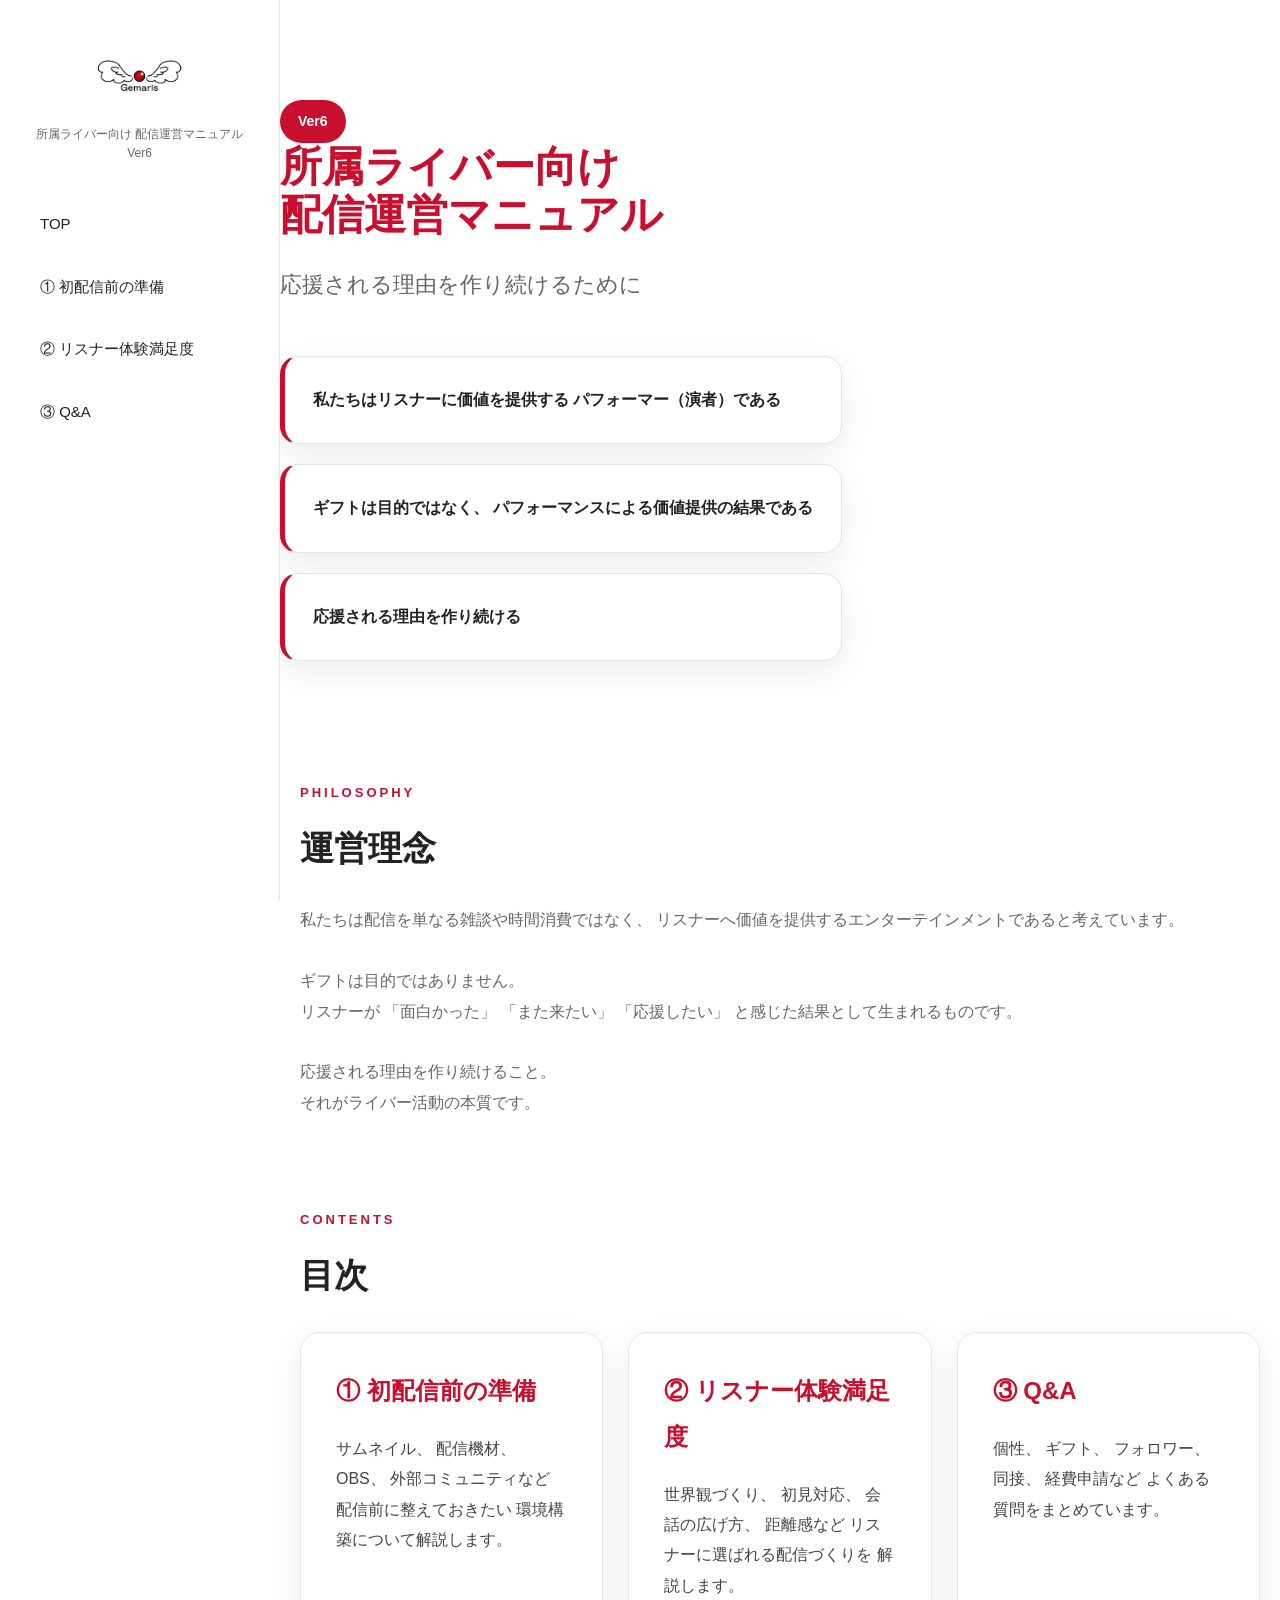
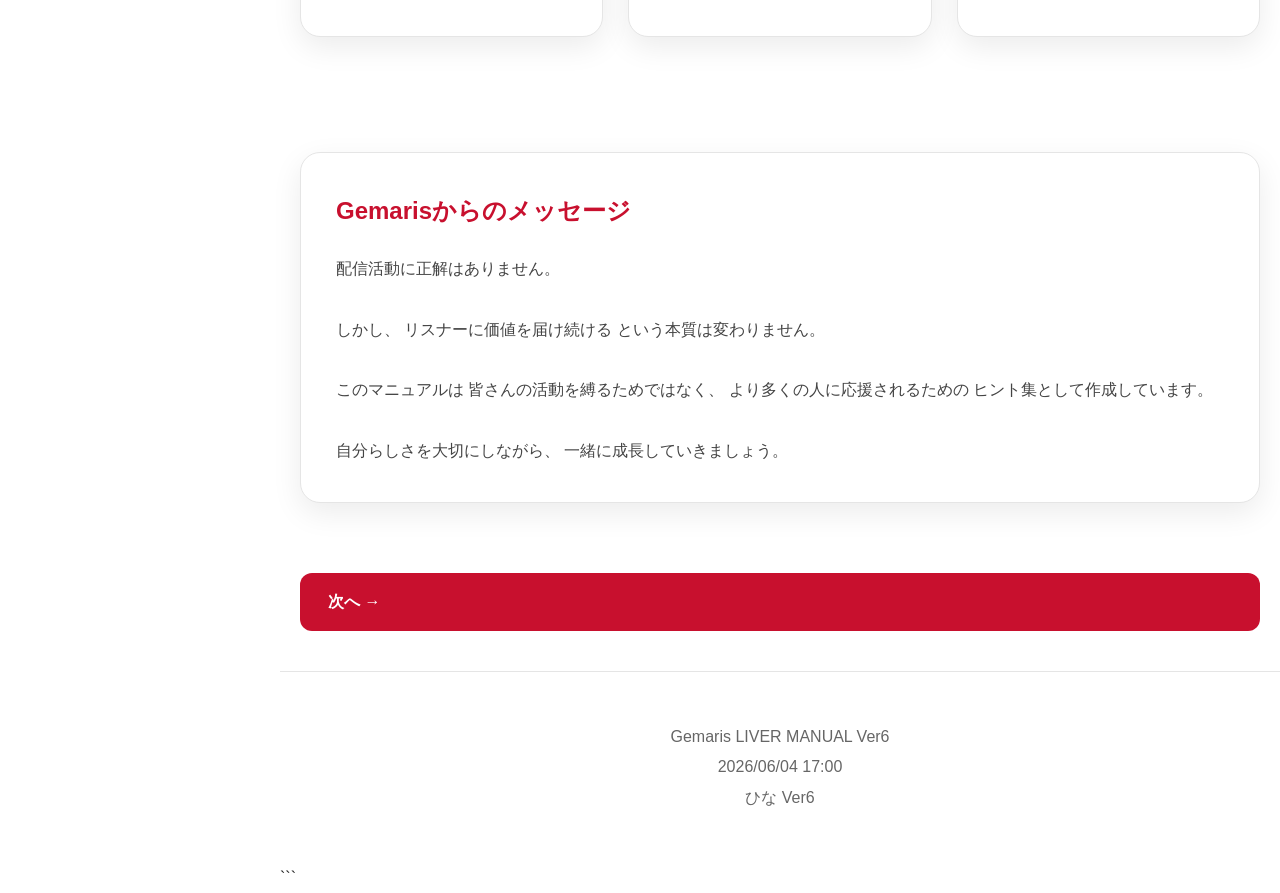
<file: index.html>
<!DOCTYPE html>

<html lang="ja">
<head>
<meta charset="UTF-8">
<meta name="viewport" content="width=device-width, initial-scale=1.0">

<title>Gemaris 所属ライバー向け 配信運営マニュアル Ver6</title>

<link rel="stylesheet" href="css/style.css">

</head>

<body>

<!-- サイドバー -->

<aside class="sidebar">

<div class="logo">
    GEMARIS
</div>

<div class="logo-sub">
    所属ライバー向け 配信運営マニュアル Ver6
</div>

<nav class="nav">

    <a href="index.html">
        TOP
    </a>

    <a href="preparation.html">
        ① 初配信前の準備
    </a>

    <a href="listener-experience.html">
        ② リスナー体験満足度
    </a>

    <a href="qa.html">
        ③ Q&A
    </a>

</nav>

</aside>

<!-- メイン -->

<main class="main">

<!-- ヒーロー -->

<section class="hero">

    <div>

        <span class="version">
            Ver6
        </span>

        <h1>
            所属ライバー向け<br>
            配信運営マニュアル
        </h1>

        <p>
            応援される理由を作り続けるために
        </p>

        <div class="philosophy">

            <div class="philosophy-card">

                私たちはリスナーに価値を提供する
                パフォーマー（演者）である

            </div>

            <div class="philosophy-card">

                ギフトは目的ではなく、
                パフォーマンスによる価値提供の結果である

            </div>

            <div class="philosophy-card">

                応援される理由を作り続ける

            </div>

        </div>

    </div>

</section>

<!-- 本文 -->

<section class="container">

    <!-- 運営理念 -->

    <div class="section">

        <div class="section-number">
            PHILOSOPHY
        </div>

        <h2 class="section-title">
            運営理念
        </h2>

        <p class="section-description">

            私たちは配信を単なる雑談や時間消費ではなく、
            リスナーへ価値を提供するエンターテインメントであると考えています。

            <br><br>

            ギフトは目的ではありません。

            <br>

            リスナーが

            「面白かった」
            「また来たい」
            「応援したい」

            と感じた結果として生まれるものです。

            <br><br>

            応援される理由を作り続けること。

            <br>

            それがライバー活動の本質です。

        </p>

    </div>

    <!-- 目次 -->

    <div class="section">

        <div class="section-number">
            CONTENTS
        </div>

        <h2 class="section-title">
            目次
        </h2>

        <div class="card-grid">

            <div class="card">

                <h3>
                    ① 初配信前の準備
                </h3>

                <p>

                    サムネイル、
                    配信機材、
                    OBS、
                    外部コミュニティなど

                    配信前に整えておきたい
                    環境構築について解説します。

                </p>

            </div>

            <div class="card">

                <h3>
                    ② リスナー体験満足度
                </h3>

                <p>

                    世界観づくり、
                    初見対応、
                    会話の広げ方、
                    距離感など

                    リスナーに選ばれる配信づくりを
                    解説します。

                </p>

            </div>

            <div class="card">

                <h3>
                    ③ Q&A
                </h3>

                <p>

                    個性、
                    ギフト、
                    フォロワー、
                    同接、
                    経費申請など

                    よくある質問をまとめています。

                </p>

            </div>

        </div>

    </div>

    <!-- メッセージ -->

    <div class="card">

        <h3>
            Gemarisからのメッセージ
        </h3>

        <p>

            配信活動に正解はありません。

            <br><br>

            しかし、

            リスナーに価値を届け続ける

            という本質は変わりません。

            <br><br>

            このマニュアルは
            皆さんの活動を縛るためではなく、

            より多くの人に応援されるための
            ヒント集として作成しています。

            <br><br>

            自分らしさを大切にしながら、
            一緒に成長していきましょう。

        </p>

    </div>

    <div class="button-group">

        <span></span>

        <a
            href="preparation.html"
            class="btn">

            次へ →

        </a>

    </div>

</section>

<footer class="footer">

    Gemaris LIVER MANUAL Ver6

    <br>

    2026/06/04 17:00

    <br>

    ひな Ver6

</footer>
```

</main>

</body>
</html>
</file>
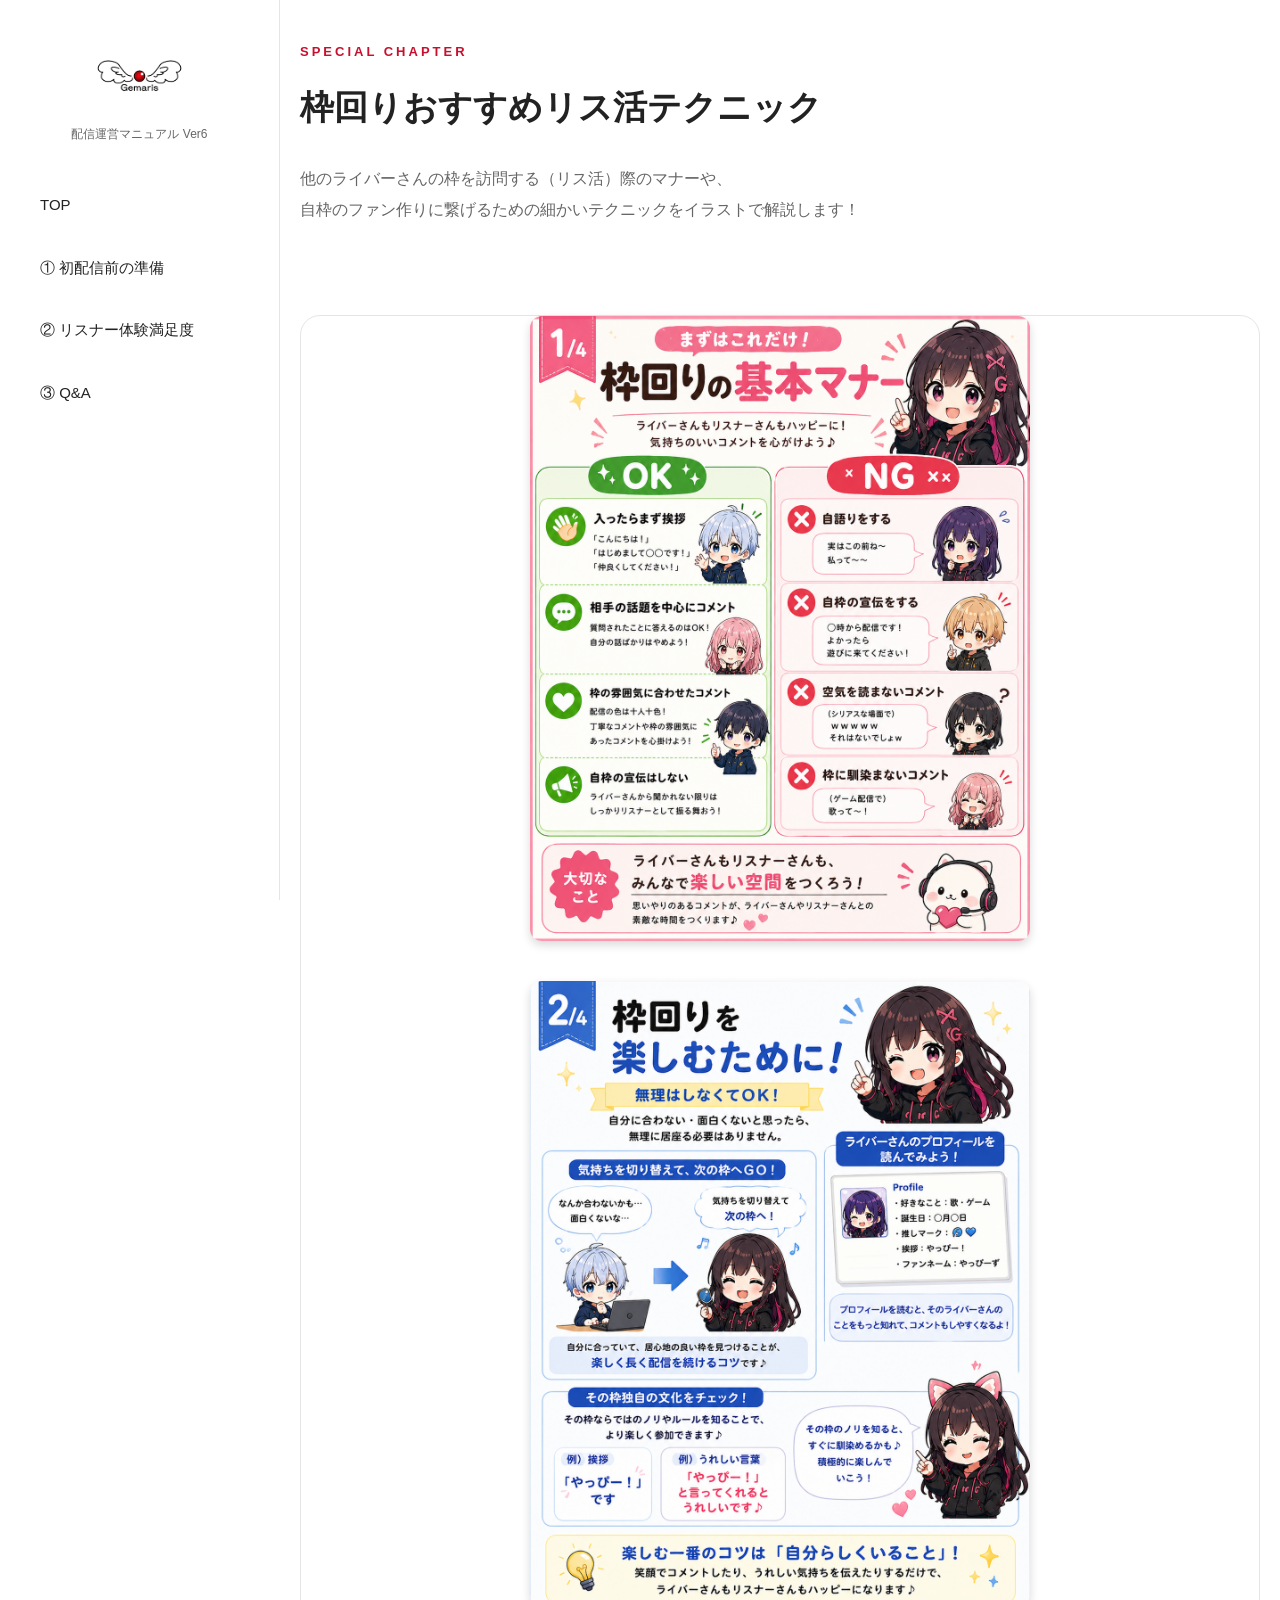
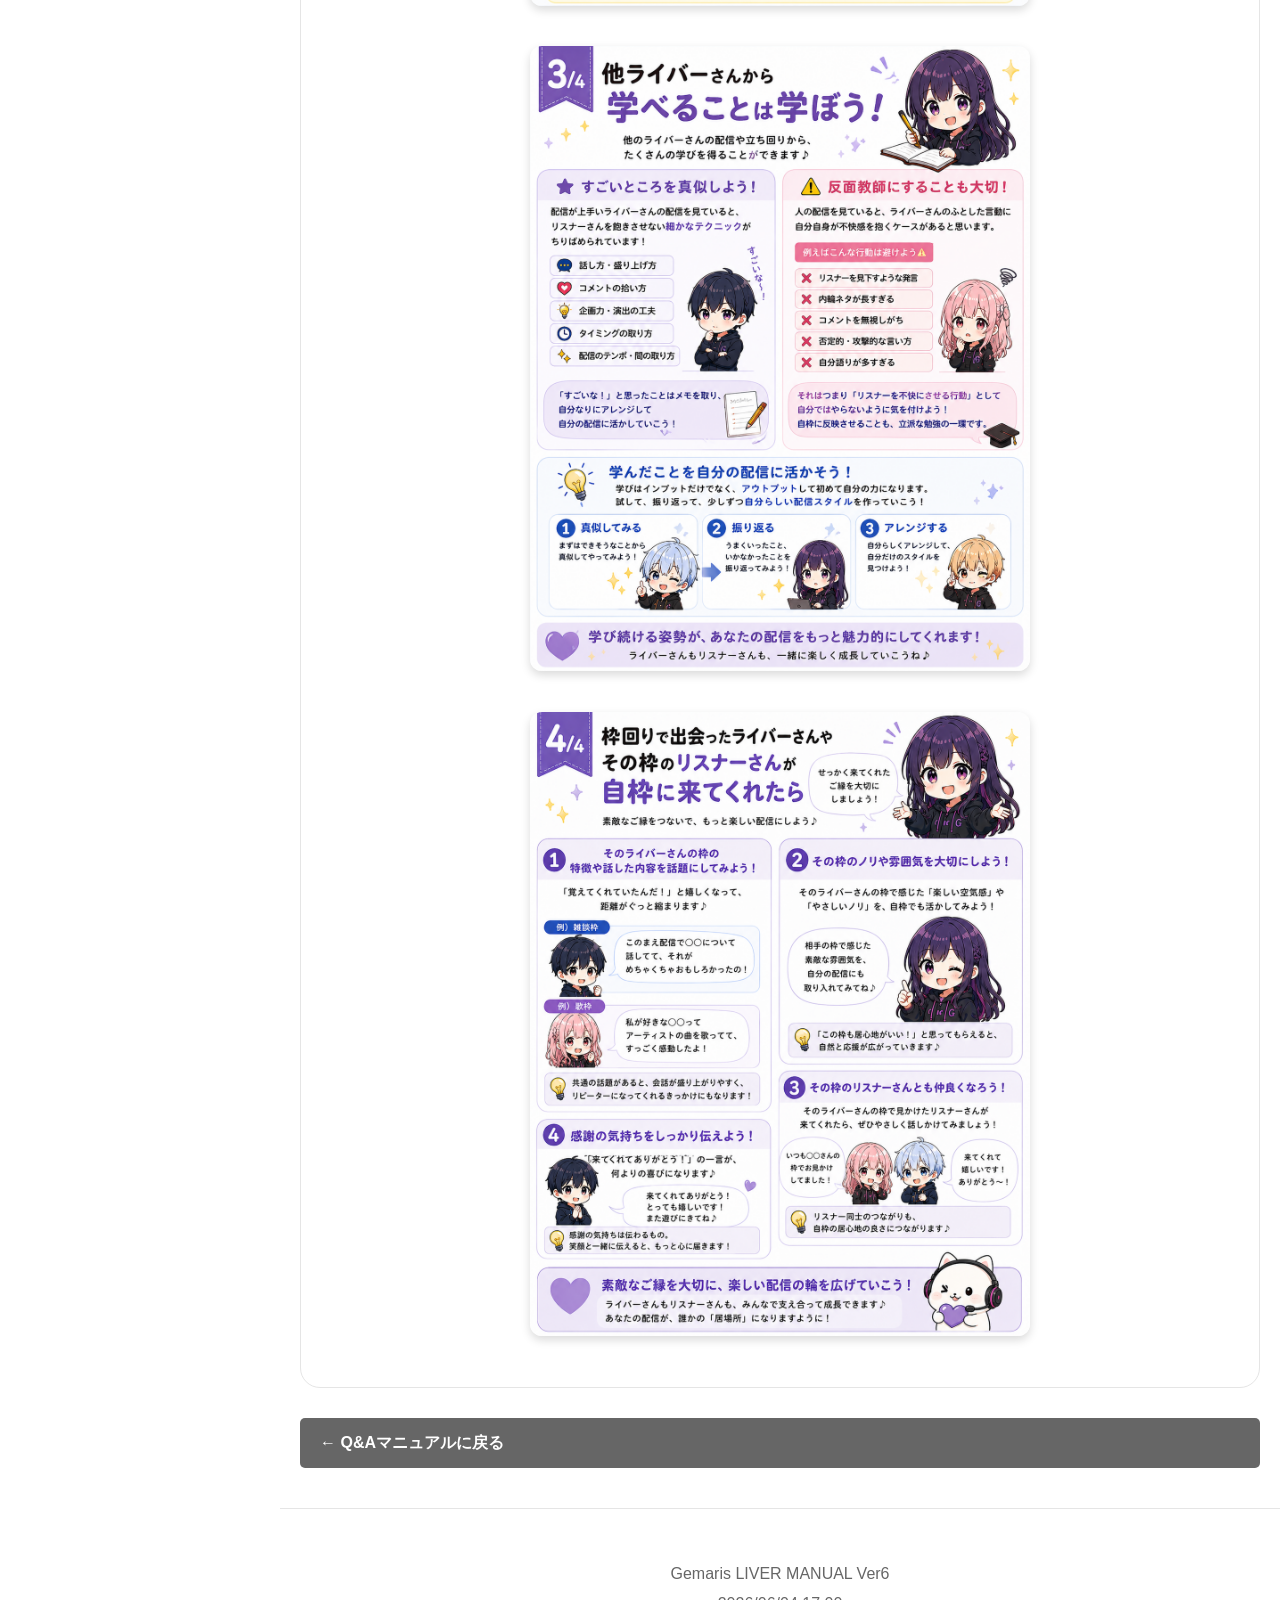
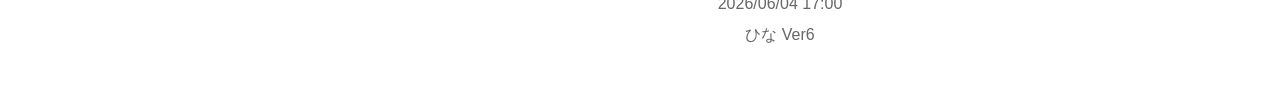
<file: listener-activity.html>
<!DOCTYPE html>
<html lang="ja">
<head>
    <meta charset="UTF-8">
    <meta name="viewport" content="width=device-width, initial-scale=1.0">
    <title>枠回りおすすめリス活テクニック</title>
    <link rel="stylesheet" href="css/style.css">
</head>
<body>

<aside class="sidebar">
    <div class="logo">
        GEMARIS
    </div>
    <div class="logo-sub">
        配信運営マニュアル Ver6
    </div>
    <nav class="nav">
        <a href="index.html">TOP</a>
        <a href="preparation.html">① 初配信前の準備</a>
        <a href="listener-experience.html">② リスナー体験満足度</a>
        <a href="qa.html">③ Q&A</a>
    </nav>
</aside>

<main class="main">
    <section class="container">

        <div class="section">
            <div class="section-number">SPECIAL CHAPTER</div>
            <h1 class="section-title">枠回りおすすめリス活テクニック</h1>
            <p class="section-description">
                他のライバーさんの枠を訪問する（リス活）際のマナーや、<br>
                自枠のファン作りに繋げるための細かいテクニックをイラストで解説します！
            </p>
        </div>

        <!-- イラスト連作エリア -->
        <div class="card" style="text-align: center; background: none; box-shadow: none; padding: 0;">

            <!-- 1枚目：基本マナー -->
            <div style="margin-bottom: 30px;">
                <img src="images/risukatu1.png" alt="1/4 枠回りの基本マナー" style="width: 100%; max-width: 500px; height: auto; border-radius: 12px; box-shadow: 0 4px 10px rgba(0,0,0,0.15);">
            </div>

            <!-- 2枚目：楽しむために -->
            <div style="margin-bottom: 30px;">
                <img src="images/risukatu2.png" alt="2/4 枠回りを楽しむために！" style="width: 100%; max-width: 500px; height: auto; border-radius: 12px; box-shadow: 0 4px 10px rgba(0,0,0,0.15);">
            </div>

            <!-- 3枚目：学べることは学ぼう -->
            <div style="margin-bottom: 30px;">
                <img src="images/risukatu3.png" alt="3/4 他ライバーさんから学べることは学ぼう！" style="width: 100%; max-width: 500px; height: auto; border-radius: 12px; box-shadow: 0 4px 10px rgba(0,0,0,0.15);">
            </div>

            <!-- 4枚目：自枠に来てくれたら -->
            <div style="margin-bottom: 40px;">
                <img src="images/risukatu4.png" alt="4/4 その枠のリスナーさんが自枠に来てくれたら" style="width: 100%; max-width: 500px; height: auto; border-radius: 12px; box-shadow: 0 4px 10px rgba(0,0,0,0.15);">
            </div>

        </div>

     <!-- 元のマニュアル（QA）に戻るボタン -->
        <div class="button-group" style="justify-content: center; margin-top: 30px;">
            <a href="qa.html" class="btn" style="background-color: #666; color: #fff; padding: 10px 20px; text-decoration: none; border-radius: 5px; font-weight: bold;">
                ← Q&Aマニュアルに戻る
            </a>
        </div>

    </section>

    <footer class="footer">
        Gemaris LIVER MANUAL Ver6<br>
        2026/06/04 17:00<br>
        ひな Ver6
    </footer>
</main>

</body>
</html>
</file>
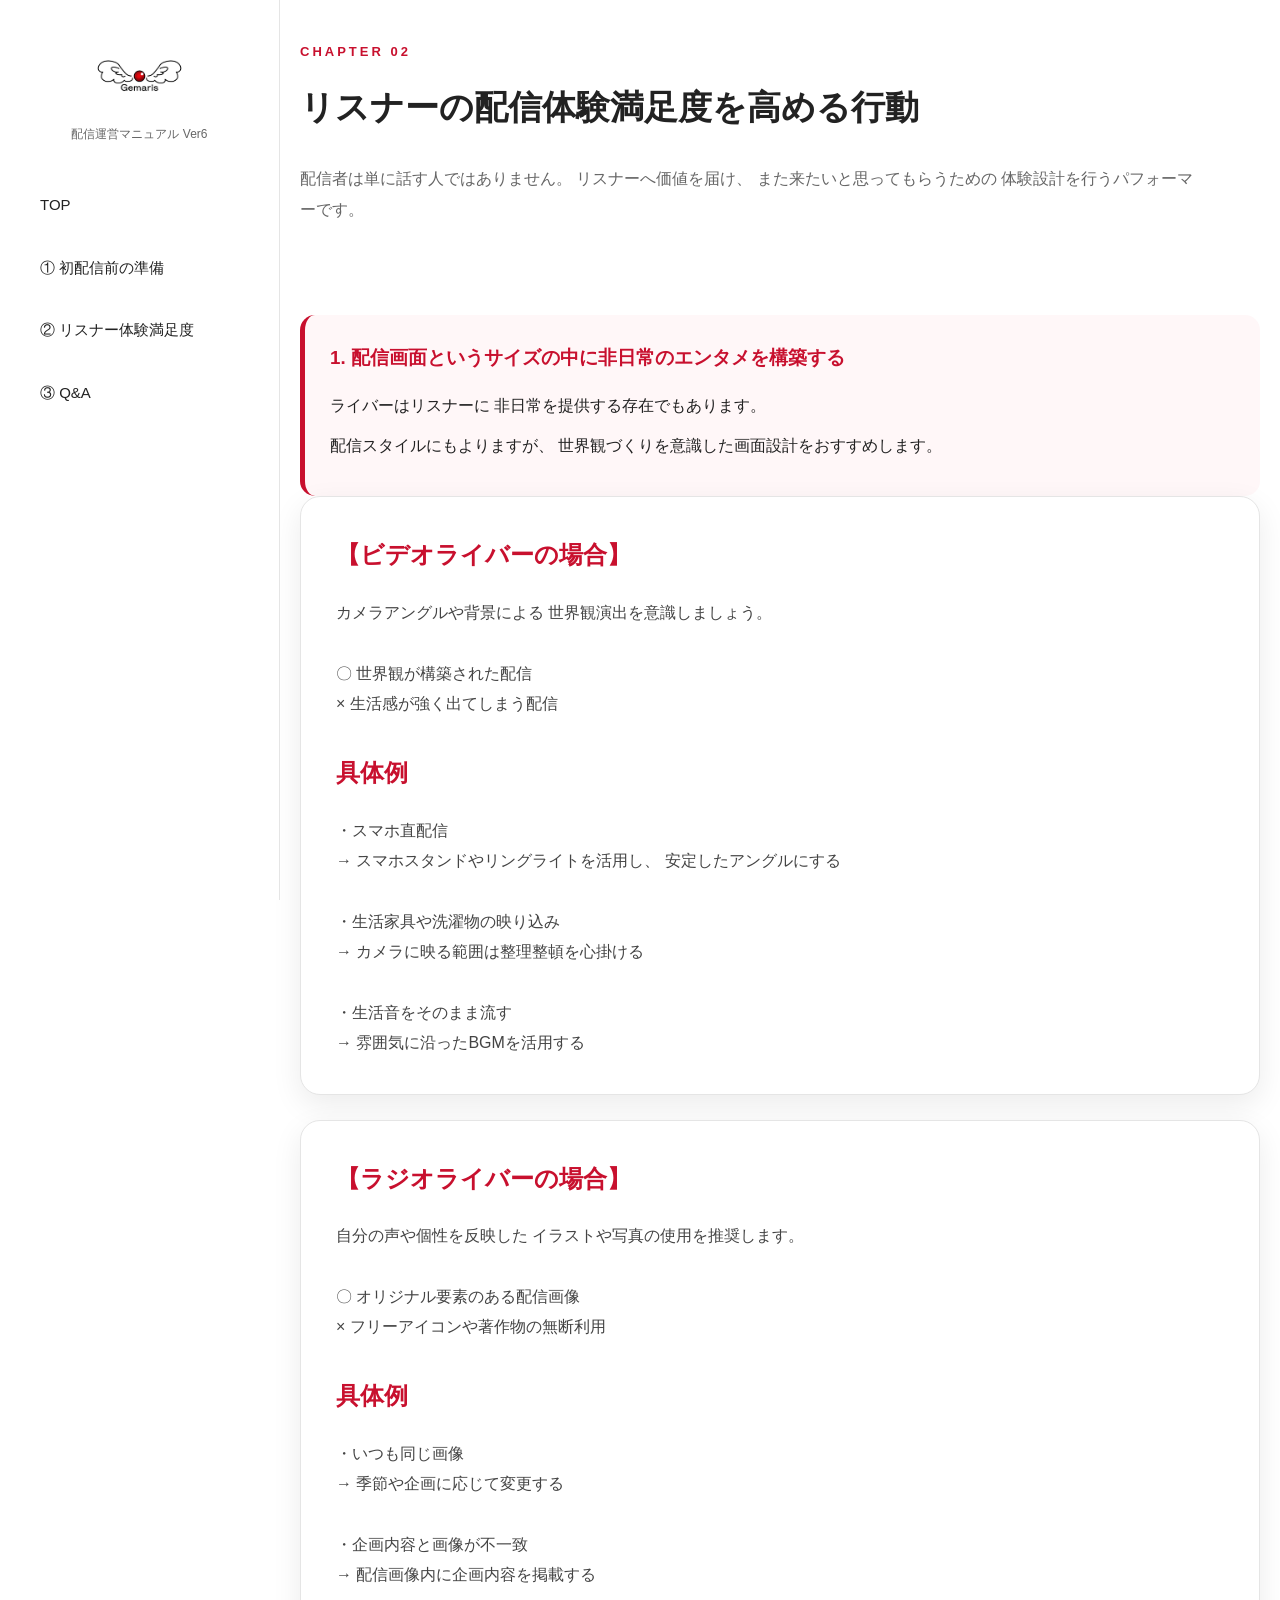
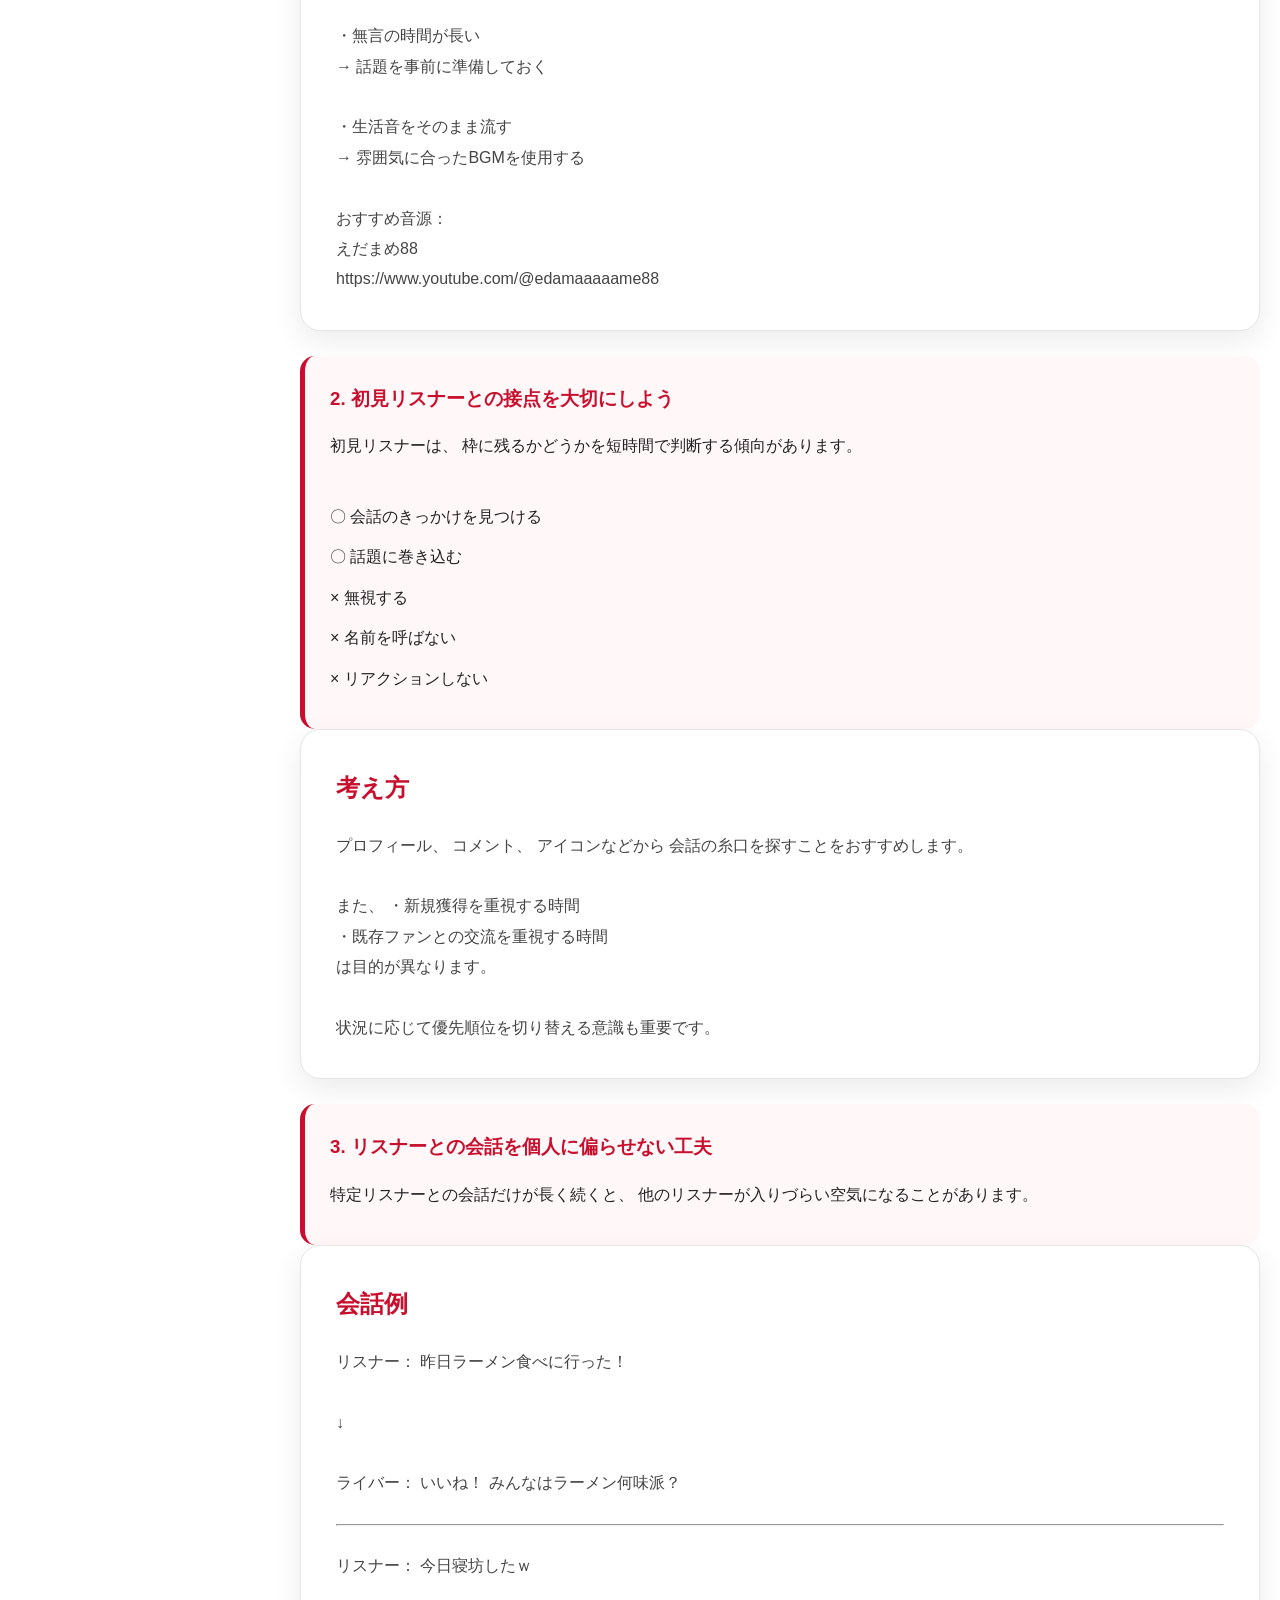
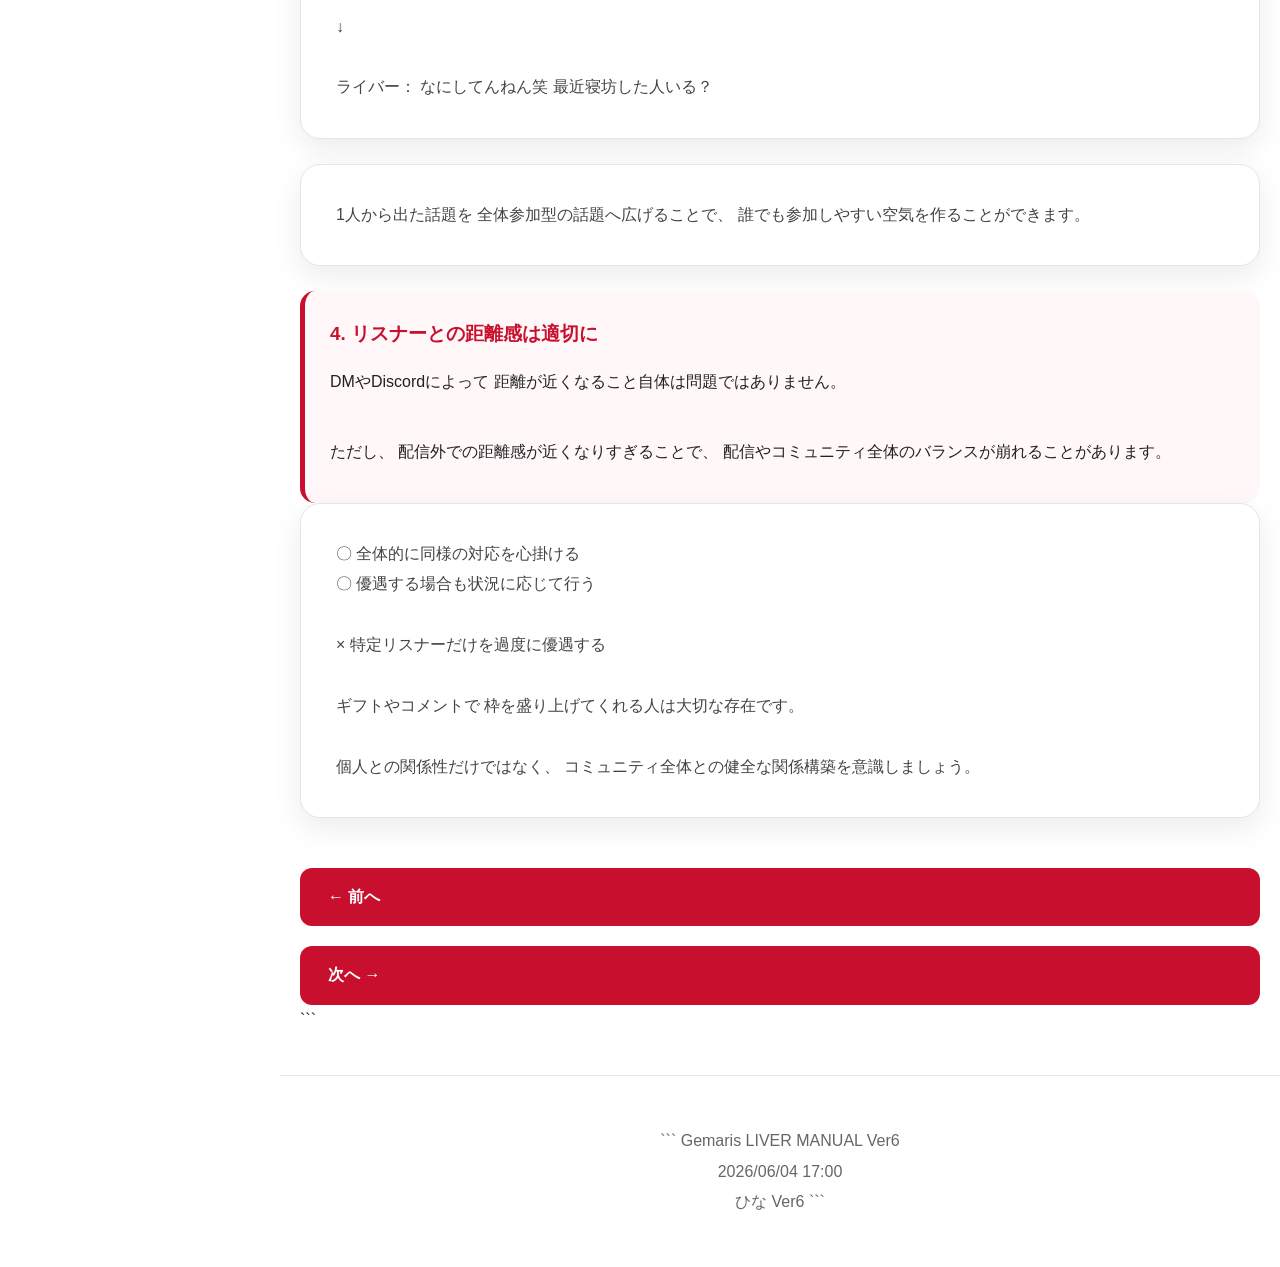
<file: listener-experience.html>
<!DOCTYPE html>

<html lang="ja">
<head>
<meta charset="UTF-8">
<meta name="viewport" content="width=device-width, initial-scale=1.0">

<title>② リスナー体験満足度</title>

<link rel="stylesheet" href="css/style.css">

</head>

<body>

<aside class="sidebar">


<div class="logo">
    GEMARIS
</div>

<div class="logo-sub">
    配信運営マニュアル Ver6
</div>

<nav class="nav">

    <a href="index.html">TOP</a>

    <a href="preparation.html">
        ① 初配信前の準備
    </a>

    <a href="listener-experience.html">
        ② リスナー体験満足度
    </a>

    <a href="qa.html">
        ③ Q&A
    </a>

</nav>

</aside>

<main class="main">

<section class="container">

<div class="section">

    <div class="section-number">
        CHAPTER 02
    </div>

    <h1 class="section-title">
        リスナーの配信体験満足度を高める行動
    </h1>

    <p class="section-description">

        配信者は単に話す人ではありません。

        リスナーへ価値を届け、
        また来たいと思ってもらうための
        体験設計を行うパフォーマーです。

    </p>

</div>

<!-- 1 -->

<div class="warning-card">

    <h3>
        1. 配信画面というサイズの中に非日常のエンタメを構築する
    </h3>

    <p>

        ライバーはリスナーに
        非日常を提供する存在でもあります。

    </p>

    <p>

        配信スタイルにもよりますが、
        世界観づくりを意識した画面設計をおすすめします。

    </p>

</div>

<!-- ビデオ -->

<div class="card">

    <h3>
        【ビデオライバーの場合】
    </h3>

    <p>

        カメラアングルや背景による
        世界観演出を意識しましょう。

    </p>

    <br>

    <p>
        〇 世界観が構築された配信
    </p>

    <p>
        × 生活感が強く出てしまう配信
    </p>

    <br>

    <h3>
        具体例
    </h3>

    <p>

        ・スマホ直配信

        <br>

        → スマホスタンドやリングライトを活用し、
        安定したアングルにする

    </p>

    <br>

    <p>

        ・生活家具や洗濯物の映り込み

        <br>

        → カメラに映る範囲は整理整頓を心掛ける

    </p>

    <br>

    <p>

        ・生活音をそのまま流す

        <br>

        → 雰囲気に沿ったBGMを活用する

    </p>

</div>

<!-- ラジオ -->

<div class="card">

    <h3>
        【ラジオライバーの場合】
    </h3>

    <p>

        自分の声や個性を反映した
        イラストや写真の使用を推奨します。

    </p>

    <br>

    <p>
        〇 オリジナル要素のある配信画像
    </p>

    <p>
        × フリーアイコンや著作物の無断利用
    </p>

    <br>

    <h3>
        具体例
    </h3>

    <p>

        ・いつも同じ画像

        <br>

        → 季節や企画に応じて変更する

    </p>

    <br>

    <p>

        ・企画内容と画像が不一致

        <br>

        → 配信画像内に企画内容を掲載する

    </p>

    <br>

    <p>

        ・無言の時間が長い

        <br>

        → 話題を事前に準備しておく

    </p>

    <br>

    <p>

        ・生活音をそのまま流す

        <br>

        → 雰囲気に合ったBGMを使用する

    </p>

    <br>

    <p>

        おすすめ音源：

        <br>

        えだまめ88

        <br>

        https://www.youtube.com/@edamaaaaame88

    </p>

</div>

<!-- 2 -->

<div class="warning-card">

    <h3>
        2. 初見リスナーとの接点を大切にしよう
    </h3>

    <p>

        初見リスナーは、
        枠に残るかどうかを短時間で判断する傾向があります。

    </p>

    <br>

    <p>
        〇 会話のきっかけを見つける
    </p>

    <p>
        〇 話題に巻き込む
    </p>

    <p>
        × 無視する
    </p>

    <p>
        × 名前を呼ばない
    </p>

    <p>
        × リアクションしない
    </p>

</div>

<div class="card">

    <h3>
        考え方
    </h3>

    <p>

        プロフィール、
        コメント、
        アイコンなどから

        会話の糸口を探すことをおすすめします。

    </p>

    <br>

    <p>

        また、

        ・新規獲得を重視する時間

        <br>

        ・既存ファンとの交流を重視する時間

        <br>

        は目的が異なります。

    </p>

    <br>

    <p>

        状況に応じて優先順位を切り替える意識も重要です。

    </p>

</div>

<!-- 3 -->

<div class="warning-card">

    <h3>
        3. リスナーとの会話を個人に偏らせない工夫
    </h3>

    <p>

        特定リスナーとの会話だけが長く続くと、

        他のリスナーが入りづらい空気になることがあります。

    </p>

</div>

<div class="card">

    <h3>
        会話例
    </h3>

    <p>

        リスナー：
        昨日ラーメン食べに行った！

    </p>

    <br>

    <p>

        ↓

    </p>

    <br>

    <p>

        ライバー：
        いいね！
        みんなはラーメン何味派？

    </p>

    <hr style="margin:25px 0;">

    <p>

        リスナー：
        今日寝坊したｗ

    </p>

    <br>

    <p>

        ↓

    </p>

    <br>

    <p>

        ライバー：
        なにしてんねん笑
        最近寝坊した人いる？

    </p>

</div>

<div class="card">

    <p>

        1人から出た話題を
        全体参加型の話題へ広げることで、

        誰でも参加しやすい空気を作ることができます。

    </p>

</div>

<!-- 4 -->

<div class="warning-card">

    <h3>
        4. リスナーとの距離感は適切に
    </h3>

    <p>

        DMやDiscordによって
        距離が近くなること自体は問題ではありません。

    </p>

    <br>

    <p>

        ただし、

        配信外での距離感が近くなりすぎることで、

        配信やコミュニティ全体のバランスが崩れることがあります。

    </p>

</div>

<div class="card">

    <p>
        〇 全体的に同様の対応を心掛ける
    </p>

    <p>
        〇 優遇する場合も状況に応じて行う
    </p>

    <br>

    <p>
        × 特定リスナーだけを過度に優遇する
    </p>

    <br>

    <p>

        ギフトやコメントで
        枠を盛り上げてくれる人は大切な存在です。

    </p>

    <br>

    <p>

        個人との関係性だけではなく、
        コミュニティ全体との健全な関係構築を意識しましょう。

    </p>

</div>

<div class="button-group">

    <a
        href="preparation.html"
        class="btn">

        ← 前へ

    </a>

    <a
        href="qa.html"
        class="btn">

        次へ →

    </a>

</div>
```

</section>

<footer class="footer">

```
Gemaris LIVER MANUAL Ver6

<br>

2026/06/04 17:00

<br>

ひな Ver6
```

</footer>

</main>

</body>
</html>
</file>
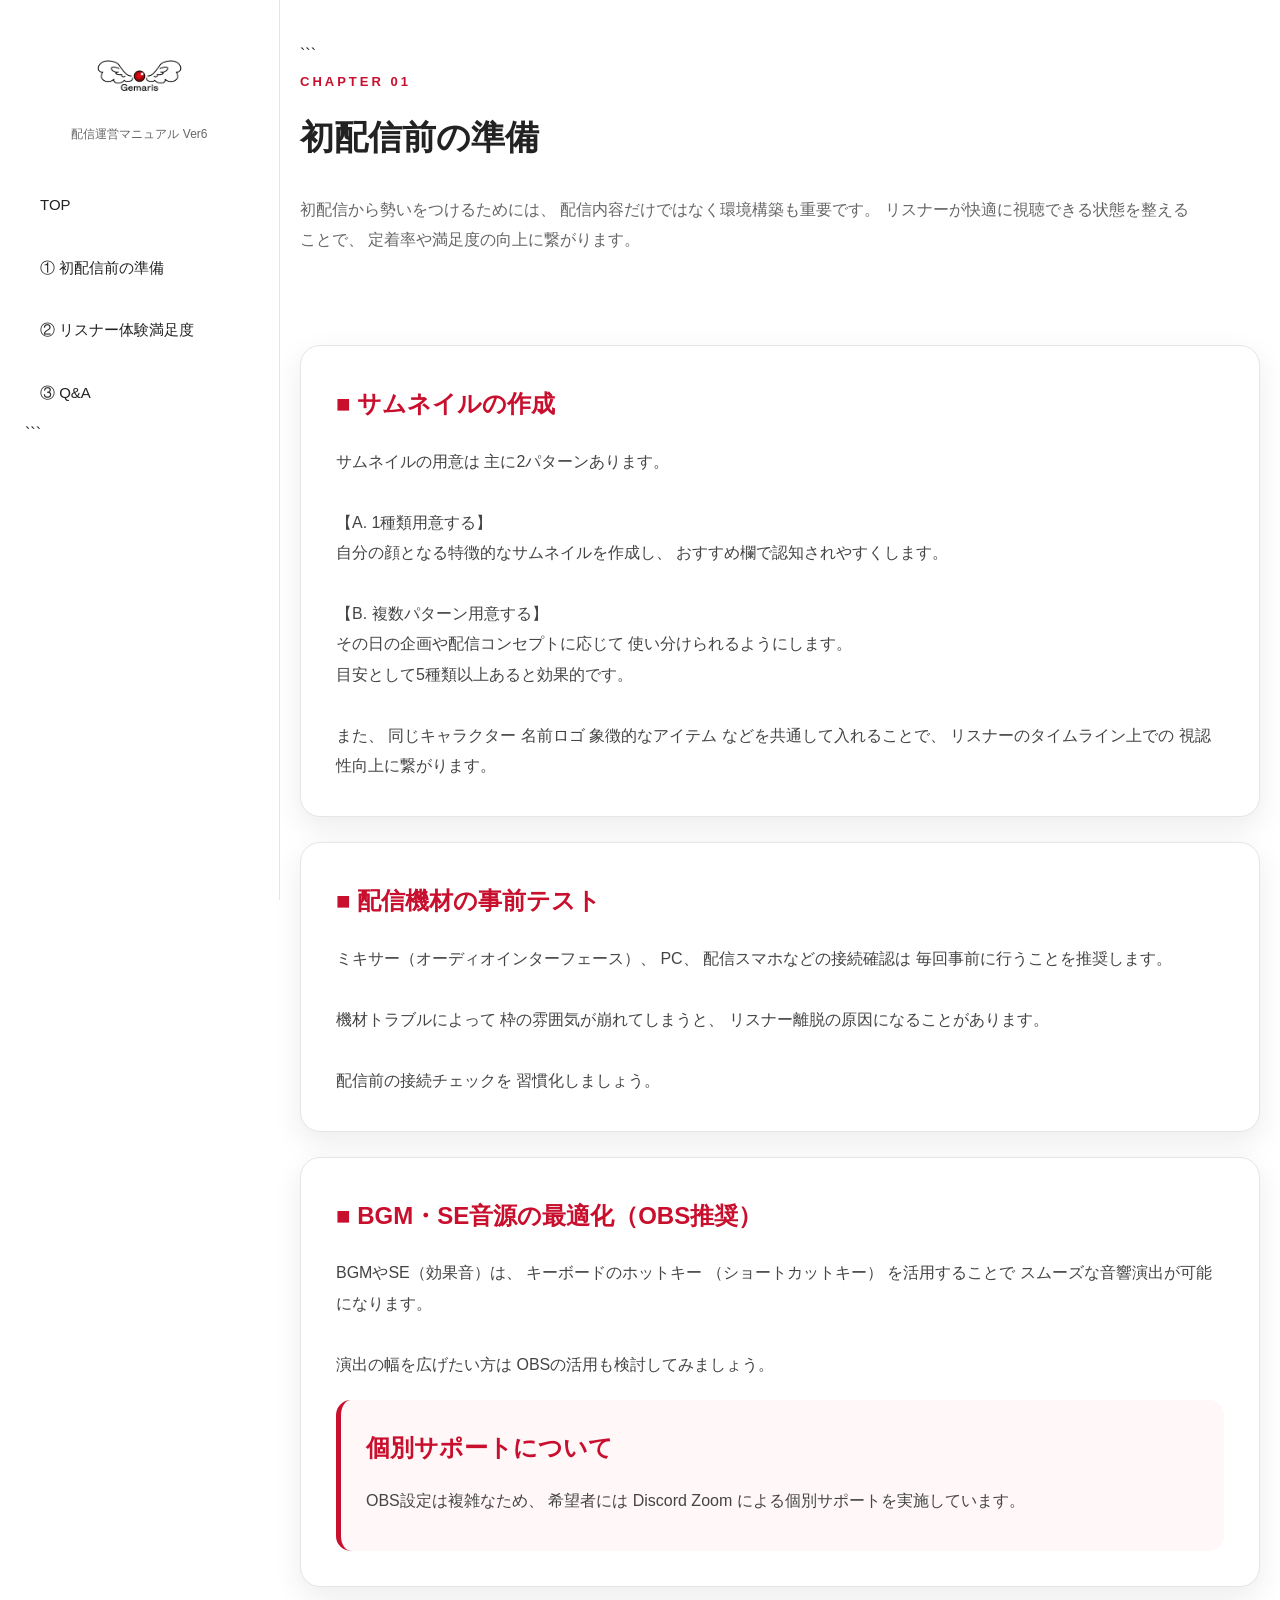
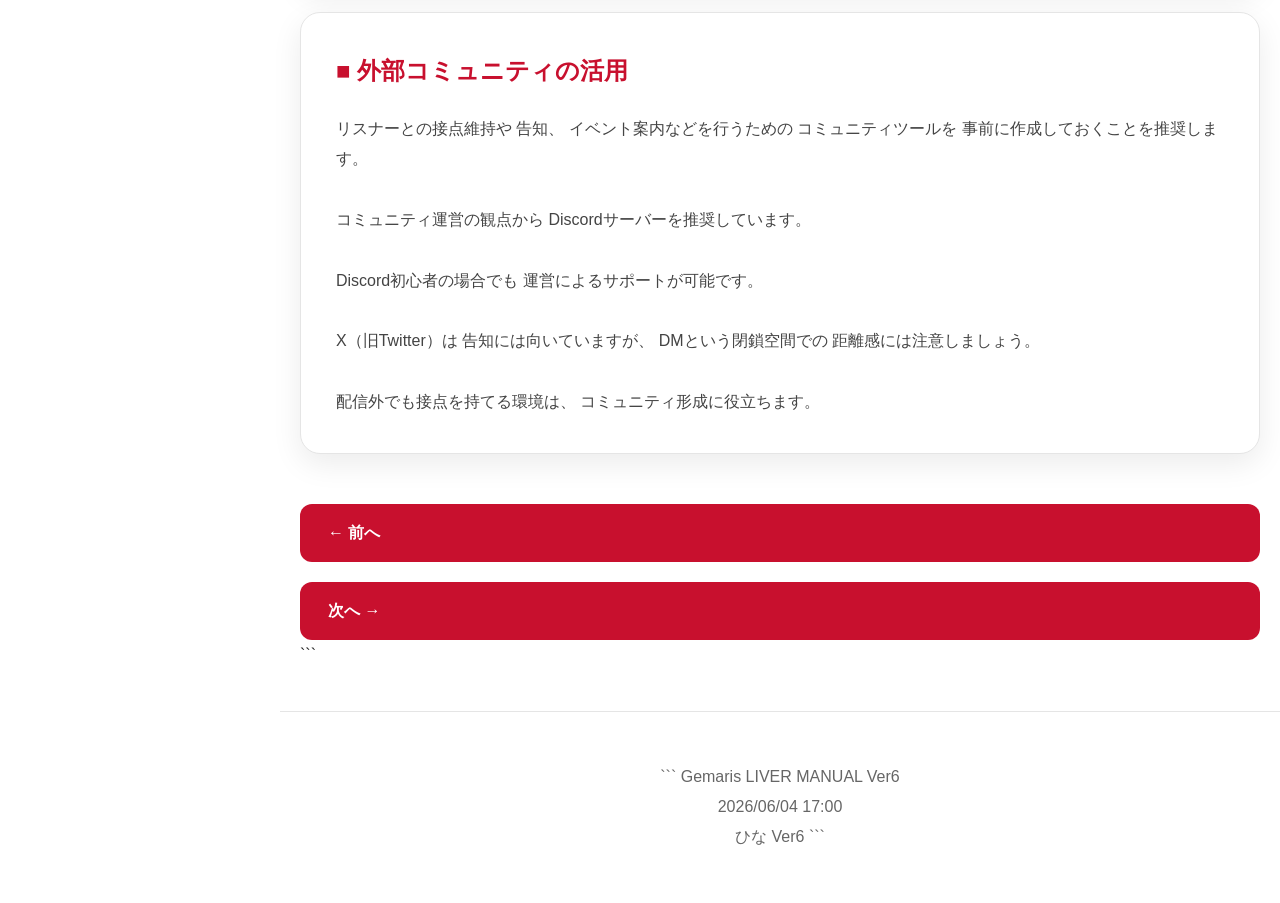
<file: preparation.html>
<!DOCTYPE html>

<html lang="ja">
<head>
<meta charset="UTF-8">
<meta name="viewport" content="width=device-width, initial-scale=1.0">

<title>① 初配信前の準備</title>

<link rel="stylesheet" href="css/style.css">

</head>

<body>

<aside class="sidebar">

<div class="logo">
    GEMARIS
</div>

<div class="logo-sub">
    配信運営マニュアル Ver6
</div>

<nav class="nav">

    <a href="index.html">TOP</a>

    <a href="preparation.html">
        ① 初配信前の準備
    </a>

    <a href="listener-experience.html">
        ② リスナー体験満足度
    </a>

    <a href="qa.html">
        ③ Q&A
    </a>

</nav>
```

</aside>

<main class="main">

<section class="container">

```
<div class="section">

    <div class="section-number">
        CHAPTER 01
    </div>

    <h1 class="section-title">
        初配信前の準備
    </h1>

    <p class="section-description">

        初配信から勢いをつけるためには、
        配信内容だけではなく環境構築も重要です。

        リスナーが快適に視聴できる状態を整えることで、
        定着率や満足度の向上に繋がります。

    </p>

</div>

<!-- サムネイル -->

<div class="card">

    <h3>
        ■ サムネイルの作成
    </h3>

    <p>

        サムネイルの用意は
        主に2パターンあります。

    </p>

    <br>

    <p>

        【A. 1種類用意する】

        <br>

        自分の顔となる特徴的なサムネイルを作成し、
        おすすめ欄で認知されやすくします。

    </p>

    <br>

    <p>

        【B. 複数パターン用意する】

        <br>

        その日の企画や配信コンセプトに応じて
        使い分けられるようにします。

        <br>

        目安として5種類以上あると効果的です。

    </p>

    <br>

    <p>

        また、

        同じキャラクター
        名前ロゴ
        象徴的なアイテム

        などを共通して入れることで、

        リスナーのタイムライン上での
        視認性向上に繋がります。

    </p>

</div>

<!-- 機材 -->

<div class="card">

    <h3>
        ■ 配信機材の事前テスト
    </h3>

    <p>

        ミキサー（オーディオインターフェース）、
        PC、
        配信スマホなどの接続確認は
        毎回事前に行うことを推奨します。

    </p>

    <br>

    <p>

        機材トラブルによって
        枠の雰囲気が崩れてしまうと、

        リスナー離脱の原因になることがあります。

    </p>

    <br>

    <p>

        配信前の接続チェックを
        習慣化しましょう。

    </p>

</div>

<!-- OBS -->

<div class="card">

    <h3>
        ■ BGM・SE音源の最適化（OBS推奨）
    </h3>

    <p>

        BGMやSE（効果音）は、

        キーボードのホットキー
        （ショートカットキー）

        を活用することで
        スムーズな音響演出が可能になります。

    </p>

    <br>

    <p>

        演出の幅を広げたい方は
        OBSの活用も検討してみましょう。

    </p>

    <div class="warning-card">

        <h3>
            個別サポートについて
        </h3>

        <p>

            OBS設定は複雑なため、

            希望者には

            Discord
            Zoom

            による個別サポートを実施しています。

        </p>

    </div>

</div>

<!-- コミュニティ -->

<div class="card">

    <h3>
        ■ 外部コミュニティの活用
    </h3>

    <p>

        リスナーとの接点維持や
        告知、
        イベント案内などを行うための

        コミュニティツールを
        事前に作成しておくことを推奨します。

    </p>

    <br>

    <p>

        コミュニティ運営の観点から
        Discordサーバーを推奨しています。

    </p>

    <br>

    <p>

        Discord初心者の場合でも
        運営によるサポートが可能です。

    </p>

    <br>

    <p>

        X（旧Twitter）は
        告知には向いていますが、

        DMという閉鎖空間での
        距離感には注意しましょう。

    </p>

    <br>

    <p>

        配信外でも接点を持てる環境は、
        コミュニティ形成に役立ちます。

    </p>

</div>

<div class="button-group">

    <a
        href="index.html"
        class="btn">

        ← 前へ

    </a>

    <a
        href="listener-experience.html"
        class="btn">

        次へ →

    </a>

</div>
```

</section>

<footer class="footer">

```
Gemaris LIVER MANUAL Ver6

<br>

2026/06/04 17:00

<br>

ひな Ver6
```

</footer>

</main>

</body>
</html>
</file>
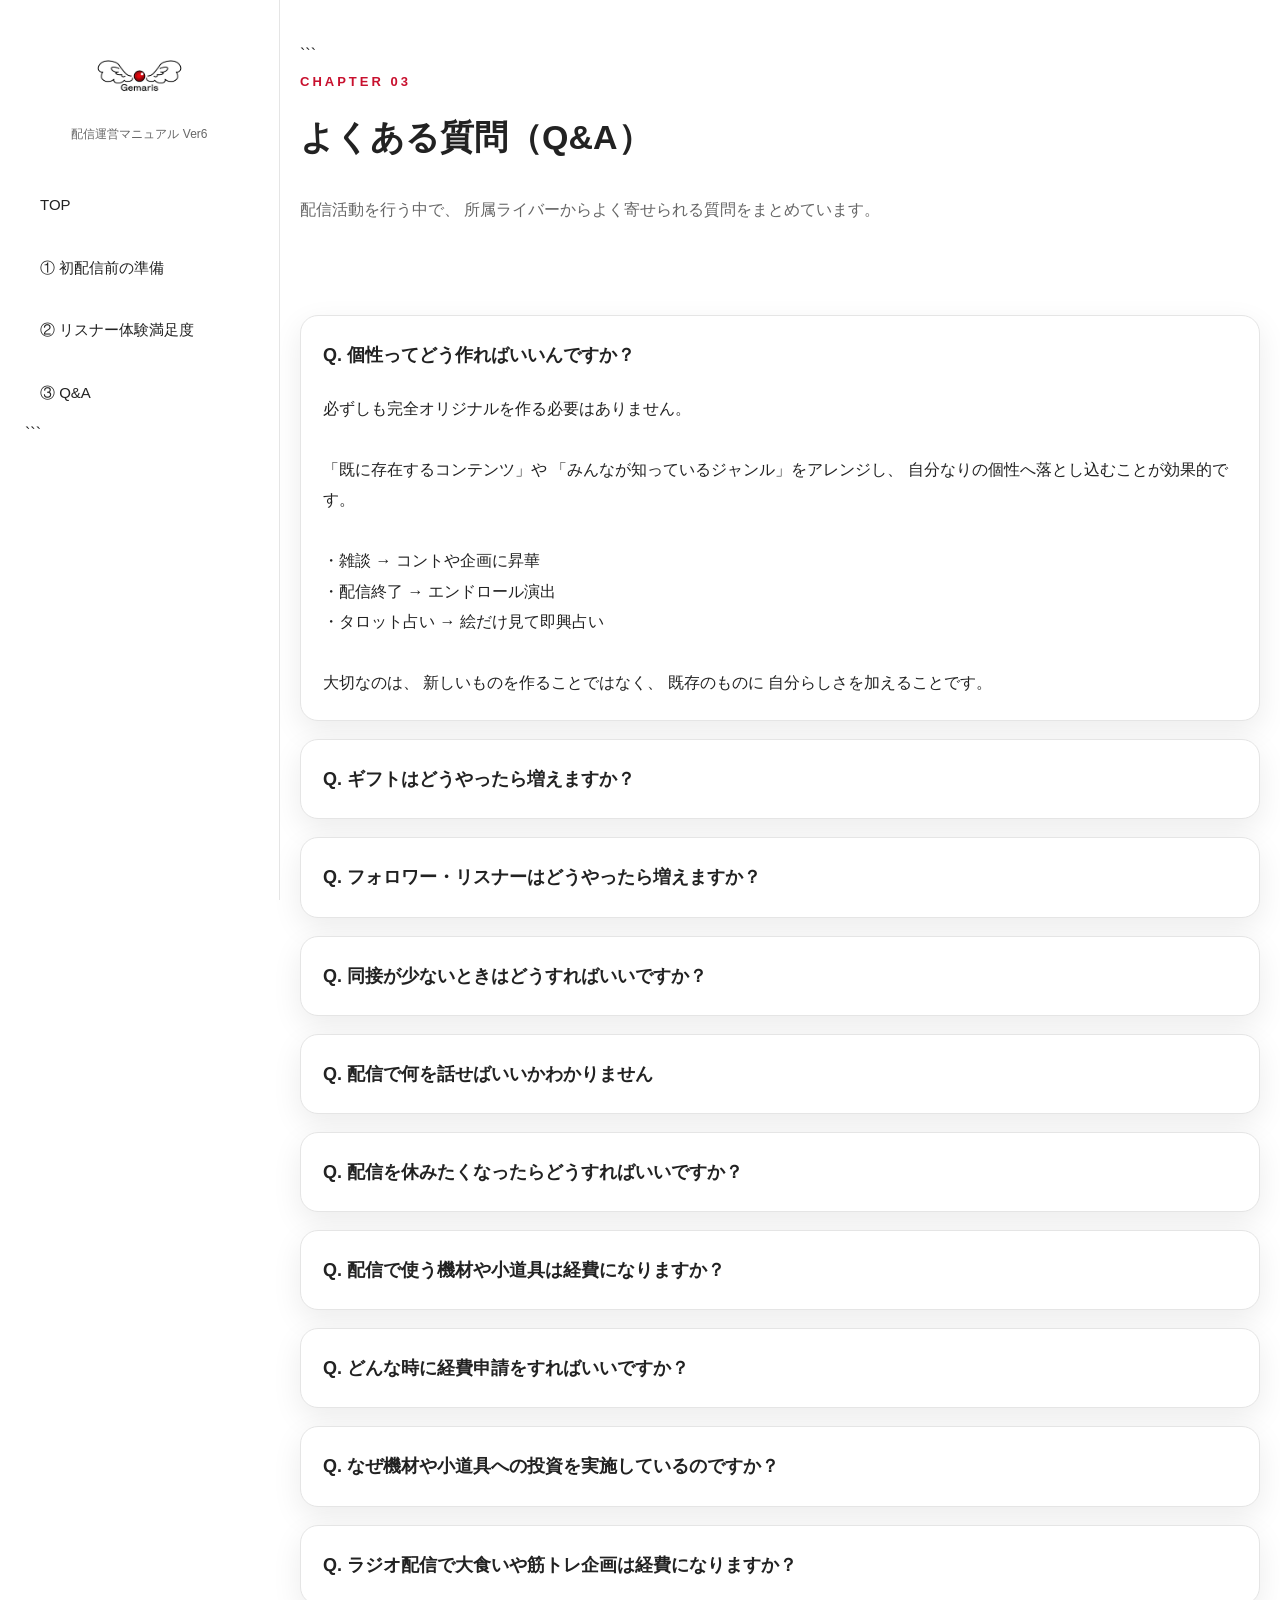
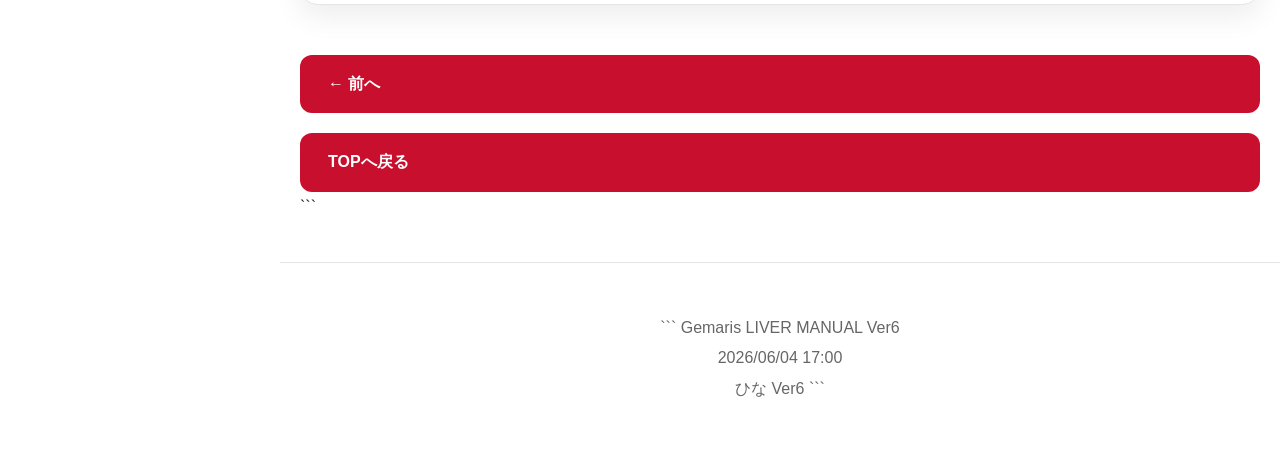
<file: qa.html>
<!DOCTYPE html>

<html lang="ja">
<head>
<meta charset="UTF-8">
<meta name="viewport" content="width=device-width, initial-scale=1.0">

<title>③ Q&A</title>

<link rel="stylesheet" href="css/style.css">

</head>

<body>

<aside class="sidebar">

<div class="logo">
    GEMARIS
</div>

<div class="logo-sub">
    配信運営マニュアル Ver6
</div>

<nav class="nav">

    <a href="index.html">TOP</a>

    <a href="preparation.html">
        ① 初配信前の準備
    </a>

    <a href="listener-experience.html">
        ② リスナー体験満足度
    </a>

    <a href="qa.html">
        ③ Q&A
    </a>

</nav>
```

</aside>

<main class="main">

<section class="container">

```
<div class="section">

    <div class="section-number">
        CHAPTER 03
    </div>

    <h1 class="section-title">
        よくある質問（Q&A）
    </h1>

    <p class="section-description">

        配信活動を行う中で、
        所属ライバーからよく寄せられる質問をまとめています。

    </p>

</div>

<!-- 個性 -->

<details open>

    <summary>
        Q. 個性ってどう作ればいいんですか？
    </summary>

    <div class="answer">

        <p>

            必ずしも完全オリジナルを作る必要はありません。

        </p>

        <br>

        <p>

            「既に存在するコンテンツ」や
            「みんなが知っているジャンル」をアレンジし、

            自分なりの個性へ落とし込むことが効果的です。

        </p>

        <br>

        <p>・雑談 → コントや企画に昇華</p>
        <p>・配信終了 → エンドロール演出</p>
        <p>・タロット占い → 絵だけ見て即興占い</p>

        <br>

        <p>

            大切なのは、
            新しいものを作ることではなく、

            既存のものに
            自分らしさを加えることです。

        </p>

    </div>

</details>

<!-- ギフト -->

<details>

    <summary>
        Q. ギフトはどうやったら増えますか？
    </summary>

    <div class="answer">

        <p>

            配信を始めると自然に

            「どうすればギフトが増えるだろう」

            と考えるものです。

        </p>

        <br>

        <p>

            しかし、
            その考え方だけでは

            長期的な成長には繋がりにくいです。

        </p>

        <br>

        <p>

            意識するべきなのは、

            「リスナーがポジティブな体験をした結果、

            推したくなる状態」を作ることです。

        </p>

        <br>

        <p>・トークが面白い</p>
        <p>・演出が楽しめた</p>
        <p>・声や喋り方が好き</p>
        <p>・また見たいと思う</p>
        <p>・応援したくなる</p>
        <p>・誰かと共有したくなる</p>

        <br>

        <p>

            そんな体験を提供できれば、
            ギフトは自然についてきます。

        </p>

        <br>

        <p>

            ※何度も来てくれているリスナーに対し、
            バッジや応援特典について話題にすることは問題ありません。

        </p>

        <p>

            ただし、
            罪悪感を与えたり、
            応援を強要するような伝え方は控えましょう。

        </p>

    </div>

</details>

<!-- フォロワー -->

<details>

    <summary>
        Q. フォロワー・リスナーはどうやったら増えますか？
    </summary>

    <div class="answer">

        <p>

            特に配信開始から30日間は、
            積極的に配信してみましょう。

        </p>

        <br>

        <p>

            枠周りをして、
            自分の存在を知ってもらうことも重要です。

        </p>

        <br>

        <h3>
            枠周りマナー
        </h3>

        <p>・まずは挨拶をする</p>
        <p>・直接的な宣伝は控える</p>
        <p>・丁寧なコメントを心掛ける</p>
        <p>・枠の雰囲気に合わせる</p>

    </div>

</details>

<!-- 同接 -->

<details>

    <summary>
        Q. 同接が少ないときはどうすればいいですか？
    </summary>

    <div class="answer">

        <p>

            同接が少ない時間帯は、

            自分の配信力を磨く時間と捉えてみましょう。

        </p>

        <br>

        <p>

            少人数の時間帯を利用して、

            トーク力
            企画力
            リアクション力

            を磨くことができます。

        </p>

        <br>

        <p>

            少人数での経験や絆は、
            将来大きな枠になった時の土台になります。

        </p>

    </div>

</details>

<!-- 話題 -->

<details>

    <summary>
        Q. 配信で何を話せばいいかわかりません
    </summary>

    <div class="answer">

        <p>

            新しい話題を探すことも大切ですが、

            一つの話題を広げることを意識するのが効果的です。

        </p>

        <br>

        <p>・今日食べたもの</p>
        <p>・最近見た動画</p>
        <p>・子どもの頃の思い出</p>
        <p>・学生時代の失敗談</p>

        <br>

        <p>

            大切なのは話題の大きさではなく、

            リスナーが参加できる形に変換することです。

        </p>

    </div>

</details>

<!-- 休息 -->

<details>

    <summary>
        Q. 配信を休みたくなったらどうすればいいですか？
    </summary>

    <div class="answer">

        <p>

            活動を長く継続するために、

            時には休息やリフレッシュも大切です。

        </p>

        <br>

        <p>

            体調やメンタルの状態に応じて、
            無理のない判断をすることが推奨されます。

        </p>

        <br>

        <p>

            配信を休む際は、

            できるだけ事前に告知し、
            リスナーへ周知すると良いでしょう。

        </p>

    </div>

</details>

<!-- 機材経費 -->

<details>

    <summary>
        Q. 配信で使う機材や小道具は経費になりますか？
    </summary>

    <div class="answer">

        <p>

            配信クオリティ向上に役立つものであれば、
            相談する価値があります。

        </p>

        <br>

        <p>

            当事務所では

            「消費ではなく投資」

            として考えることを重視しています。

        </p>

        <br>

        <p>

            リスナー体験向上に繋がるものであれば、
            経費申請対象となる場合があります。

        </p>

    </div>

</details>

<!-- 経費 -->

<details>

    <summary>
        Q. どんな時に経費申請をすればいいですか？
    </summary>

    <div class="answer">

        <p>

            判断に迷う場合は、
            一度相談してみてください。

        </p>

        <br>

        <p>

            大切なのは

            「自分が欲しいから買う」

            のではなく、

            「配信をより面白くするために使う」

            という視点です。
 
            <br>
            
            リスナーの視聴体験の向上につながるものであれば「単なる消費」ではなく当社は投資と考えます

        </p>

    </div>

</details>

<!-- 投資 -->

<details>

    <summary>
        Q. なぜ機材や小道具への投資を実施しているのですか？
    </summary>

    <div class="answer">

        <p>

            配信者は

            「時間」

            を売るのではなく、

            「体験」

            を提供する仕事だからです。

        </p>

        <br>

        <p>・画面が綺麗</p>
        <p>・音が良い</p>
        <p>・演出がある</p>
        <p>・企画がある</p>

        <br>

        <p>

            同じ1時間の雑談でも、
            リスナー満足度は大きく変わります。

        </p>

    </div>

</details>

<!-- ラジオ企画 -->

<details>

    <summary>
        Q. ラジオ配信で大食いや筋トレ企画は経費になりますか？
    </summary>

    <div class="answer">

        <p>

            配信内容として成立している場合は、
            経費申請対象となる可能性があります。

        </p>

        <br>

        <p>

            ただし、

            大食い
            筋トレ
            工作
            ゲーム実況

            など、

            視覚的情報が重要な企画は、

            音声のみでは魅力が伝わりにくいことがあります。

        </p>

        <br>

        <p>

            そのため、

            ・手元だけカメラを映す

            ・仮面やアバターを活用する

            ・画面演出を工夫する

            など、

            リスナーが企画を楽しめる状態であることを前提としています。

        </p>

        <br>

        <p>

            判断に迷う場合は、
            事前に相談してください。

        </p>

    </div>

</details>

<div class="button-group">

    <a
        href="listener-experience.html"
        class="btn">

        ← 前へ

    </a>

    <a
        href="index.html"
        class="btn">

        TOPへ戻る

    </a>

</div>
```

</section>

<footer class="footer">

```
Gemaris LIVER MANUAL Ver6

<br>

2026/06/04 17:00

<br>

ひな Ver6
```

</footer>

</main>

</body>
</html>
</file>
<file: css/style.css>
/* ===================================
GEMARIS LIVER MANUAL Ver6
style.css
=================================== */

:root{
    --bg:#ffffff;
    --bg2:#fafafa;
    --card:#ffffff;

    --accent:#c8102e;
    --accent-dark:#9f0d25;

    --text:#222222;
    --sub:#666666;

    --border:#e5e5e5;

    --shadow:0 10px 30px rgba(0,0,0,.08);
}

*{
    margin:0;
    padding:0;
    box-sizing:border-box;
}

html{
    scroll-behavior:smooth;
}

body{
    background:var(--bg);
    color:var(--text);
    font-family:
        "Yu Gothic",
        "Hiragino Sans",
        sans-serif;
    line-height:1.9;
}

/* ======================
Sidebar
====================== */

.sidebar{
    position:fixed;
    top:0;
    left:0;

    width:280px;
    height:100vh;

    background:#ffffff;
    border-right:1px solid var(--border);

    padding:35px 25px;

    overflow-y:auto;
    z-index:999;
}

.logo{
    width:180px;
    height:80px;
    margin:0 auto;

    background-image:url("../images/gemaris-logo.png");
    background-repeat:no-repeat;
    background-position:center;
    background-size:contain;

    font-size:0;
    line-height:0;
    color:transparent;
}

.logo-sub{
    font-size:12px;
    color:var(--sub);
    margin-top:10px;
    margin-bottom:35px;
    text-align:center;
    line-height:1.6;
}

.nav{
    display:flex;
    flex-direction:column;
    gap:10px;
}

.nav a{
    text-decoration:none;
    color:var(--text);
    padding:12px 15px;
    border-radius:12px;
    transition:.2s;
    font-size:15px;
}

.nav a:hover{
    background:#fff2f4;
    color:var(--accent);
}

/* ======================
Main
====================== */

.main{
    margin-left:280px;
    min-height:100vh;
}

.container{
    max-width:1200px;
    margin:auto;
    padding:80px 40px;
}

/* ======================
Hero
====================== */

.hero{
    min-height:100vh;
    display:flex;
    align-items:center;
}

.hero h1{
    font-size:72px;
    line-height:1.15;
    margin-bottom:25px;
    color:var(--accent);
}

.hero p{
    color:var(--sub);
    font-size:22px;
}

.version{
    display:inline-block;
    margin-top:20px;
    background:var(--accent);
    color:#fff;
    padding:8px 18px;
    border-radius:999px;
    font-size:14px;
    font-weight:bold;
}

.philosophy{
    margin-top:50px;
    display:grid;
    gap:20px;
}

.philosophy-card{
    background:var(--card);
    border:1px solid var(--border);
    border-left:5px solid var(--accent);
    border-radius:18px;
    padding:28px;
    box-shadow:var(--shadow);
    font-weight:600;
}

/* ======================
Sections
====================== */

.section{
    margin-bottom:90px;
}

.section-number{
    color:var(--accent);
    letter-spacing:3px;
    font-size:13px;
    font-weight:bold;
}

.section-title{
    margin:10px 0 25px;
    font-size:48px;
}

.section-description{
    color:var(--sub);
    max-width:900px;
}

/* ======================
Cards
====================== */

.card-grid{
    display:grid;
    grid-template-columns:repeat(auto-fit,minmax(280px,1fr));
    gap:25px;
}

.card{
    background:var(--card);
    border:1px solid var(--border);
    border-radius:20px;
    padding:35px;
    margin-bottom:25px;
    box-shadow:var(--shadow);
}

.card h3{
    color:var(--accent);
    margin-bottom:20px;
    font-size:24px;
}

.card p{
    color:#444;
}

/* ======================
Warning
====================== */

.warning-card{
    margin-top:20px;
    background:#fff7f8;
    border-left:5px solid var(--accent);
    border-radius:15px;
    padding:25px;
}

.warning-card h3{
    color:var(--accent);
    margin-bottom:15px;
}

.warning-card p{
    margin-bottom:10px;
}

/* ======================
Q&A
====================== */

details{
    background:#fff;
    border:1px solid var(--border);
    border-radius:18px;
    margin-bottom:18px;
    overflow:hidden;
    box-shadow:var(--shadow);
}

summary{
    cursor:pointer;
    padding:22px;
    font-size:18px;
    font-weight:700;
    list-style:none;
}

summary::-webkit-details-marker{
    display:none;
}

summary:hover{
    background:#fff6f7;
}

.answer{
    padding:0 22px 22px;
}

/* ======================
Buttons
====================== */

.button-group{
    display:flex;
    justify-content:space-between;
    gap:20px;
    margin-top:50px;
}

.btn{
    display:inline-block;
    text-decoration:none;
    background:var(--accent);
    color:#fff;
    padding:14px 28px;
    border-radius:12px;
    font-weight:bold;
    transition:.2s;
}

.btn:hover{
    background:var(--accent-dark);
}

/* ======================
Footer
====================== */

.footer{
    text-align:center;
    padding:50px 20px;
    color:var(--sub);
    border-top:1px solid var(--border);
}

/* ======================
Mobile
====================== */

@media(max-width:900px){

    .sidebar{
        /* 固定配置を解除して普通のブロックにする */
        position: static; 
        
        /* 横幅を画面いっぱいに広げる */
        width: 100%;      
        height: auto;     
        
        /* スマホ用の枠線調整（右の線を消して、下に線を入れるなどはお好みで） */
        border-right: none; 
        border-bottom: 1px solid var(--border);
        border-top: 6px solid var(--accent);

        padding: 35px 25px;
        overflow-y: visible;
    }

    .main{
        margin-left:0;
    }
    /* 以下省略 */
}
    .hero{
        min-height:auto;
        padding:80px 0;
    }

    .hero h1{
        font-size:42px;
    }

    .section-title{
        font-size:34px;
    }

    .container{
        padding:40px 20px;
    }

    .button-group{
        flex-direction:column;
    }
}
</file>
